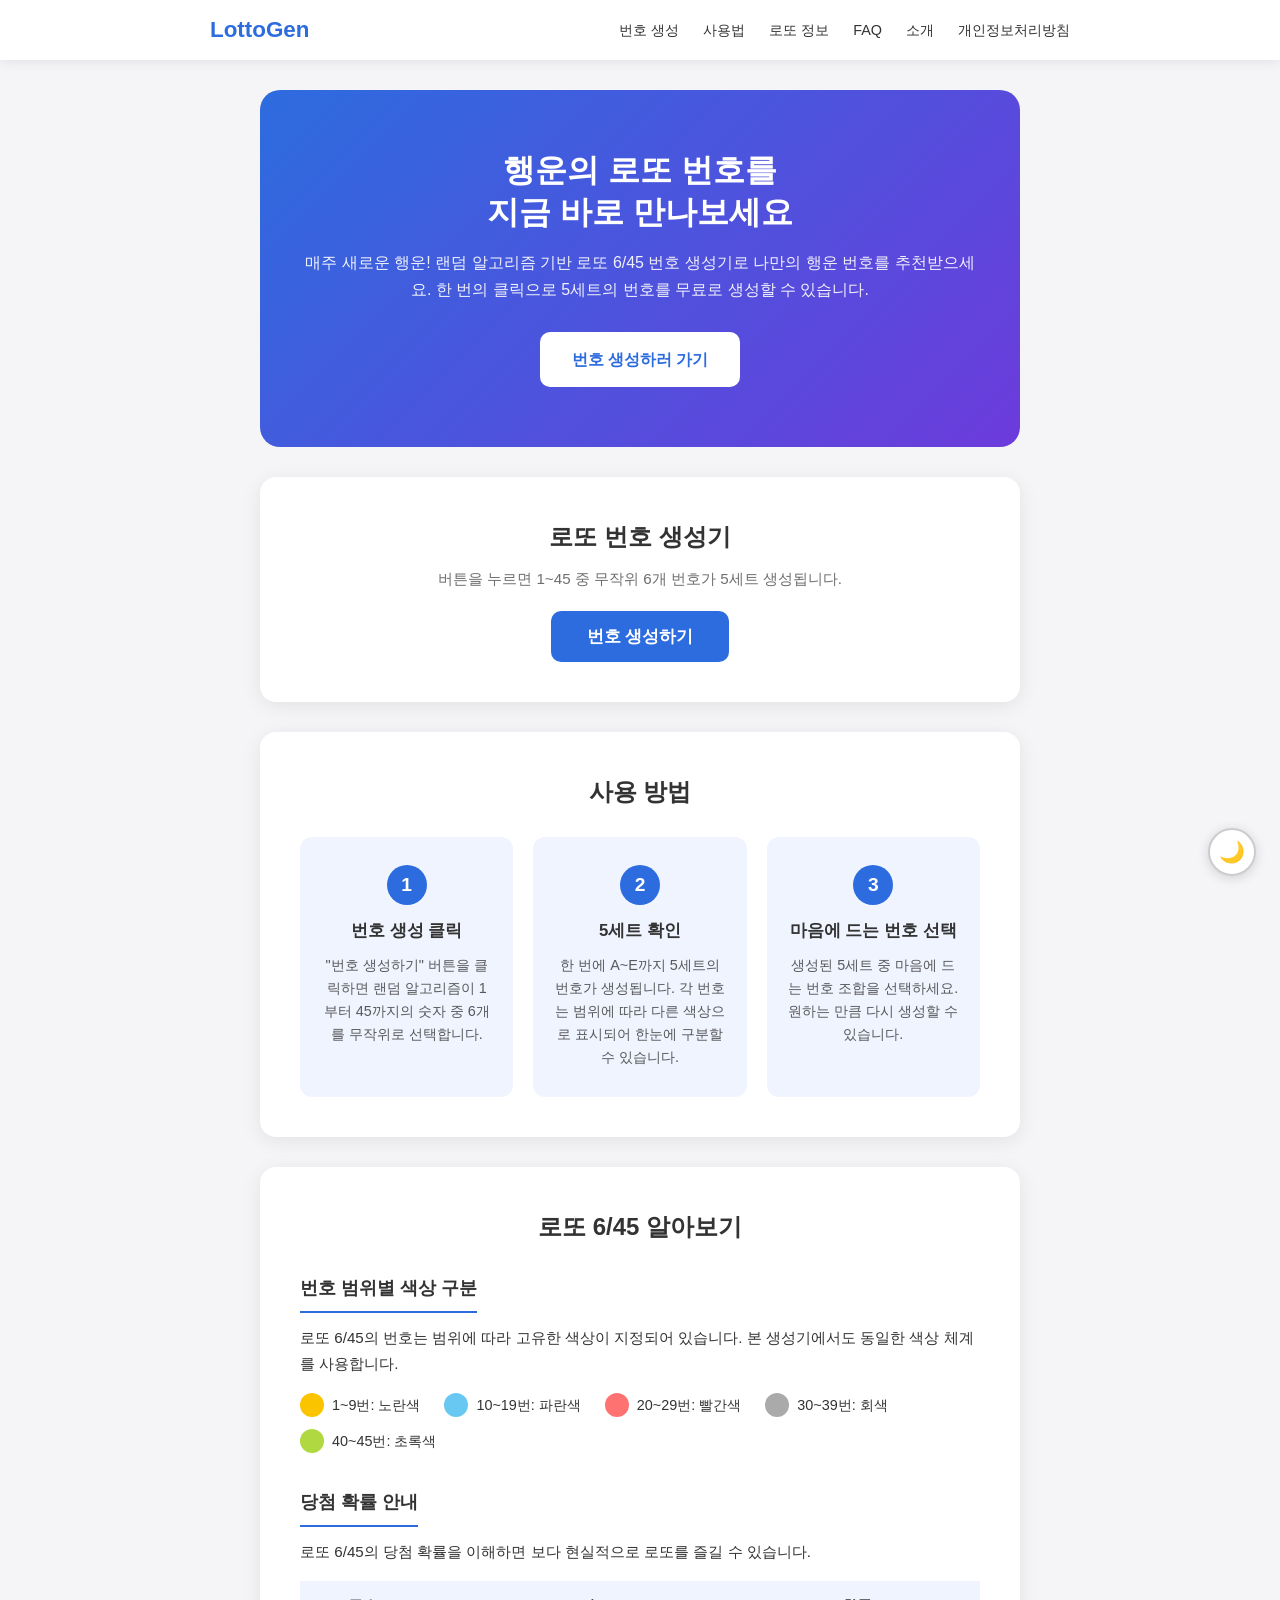
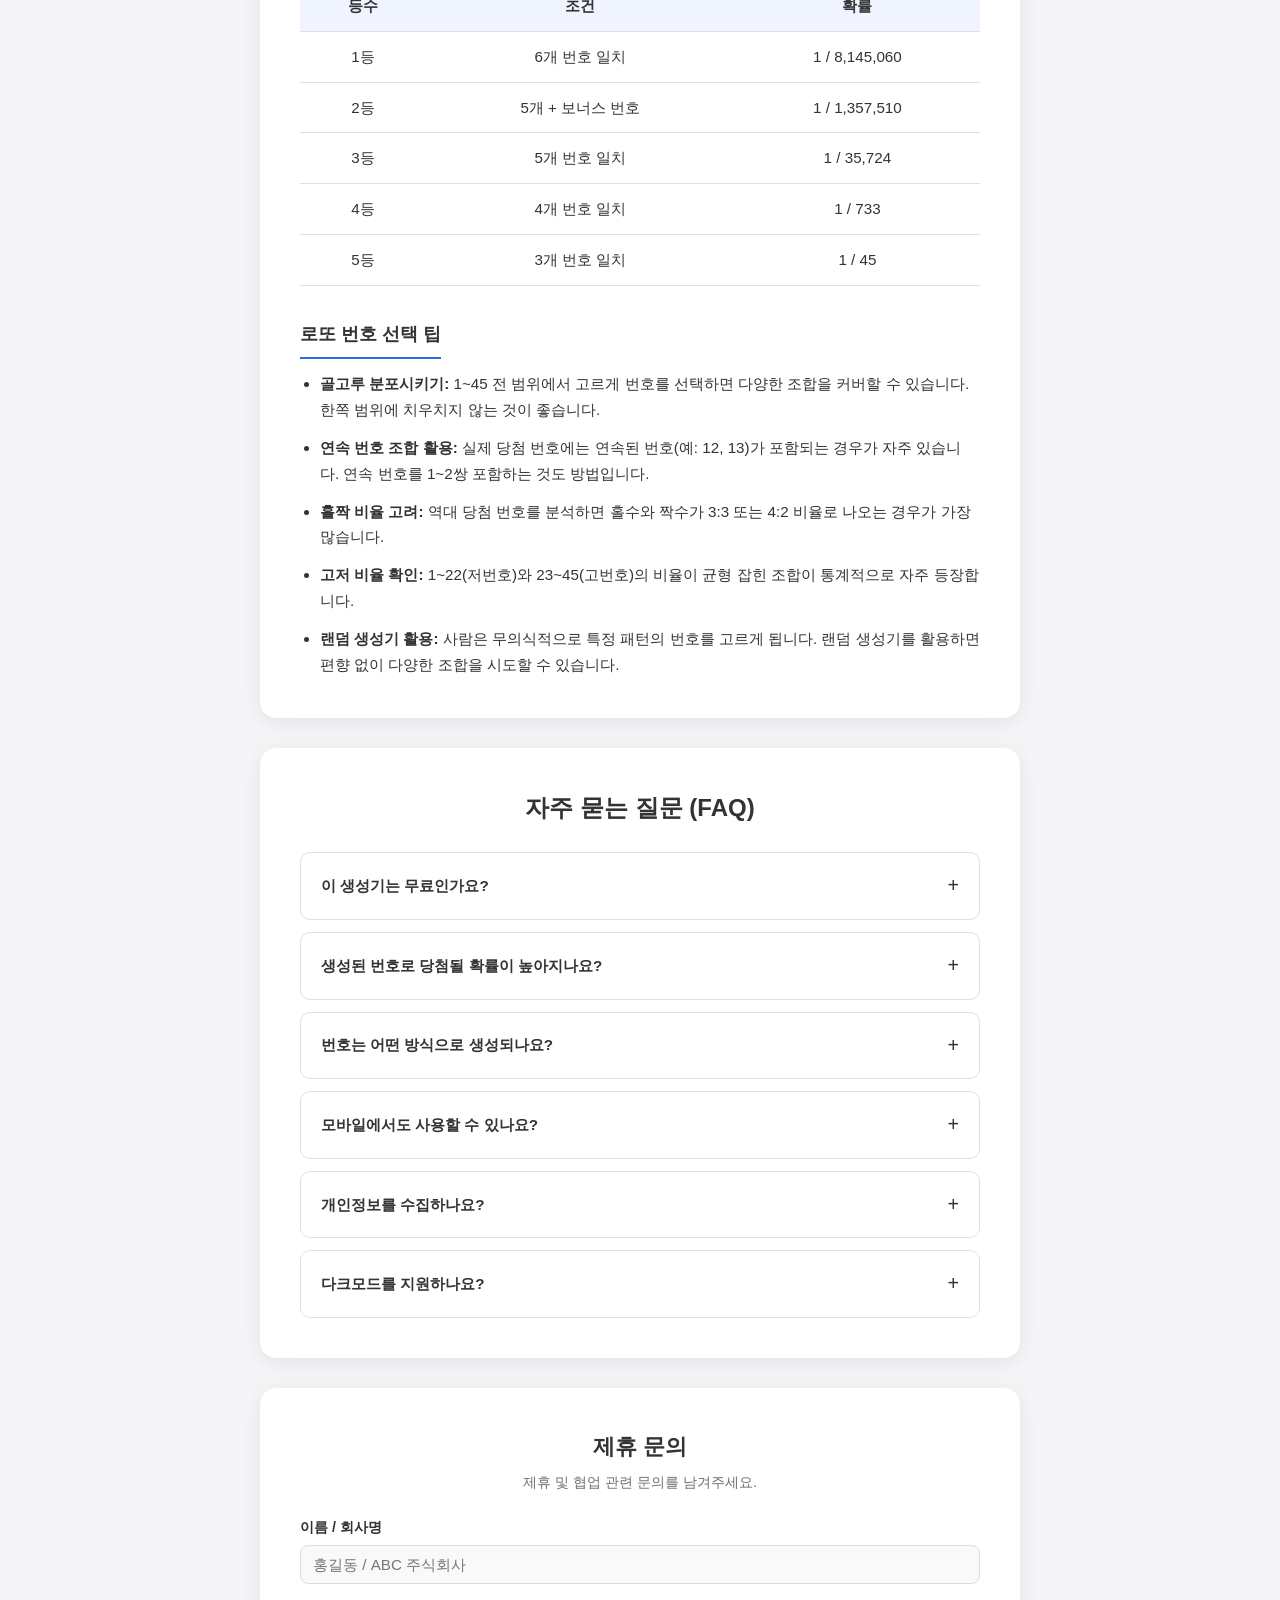
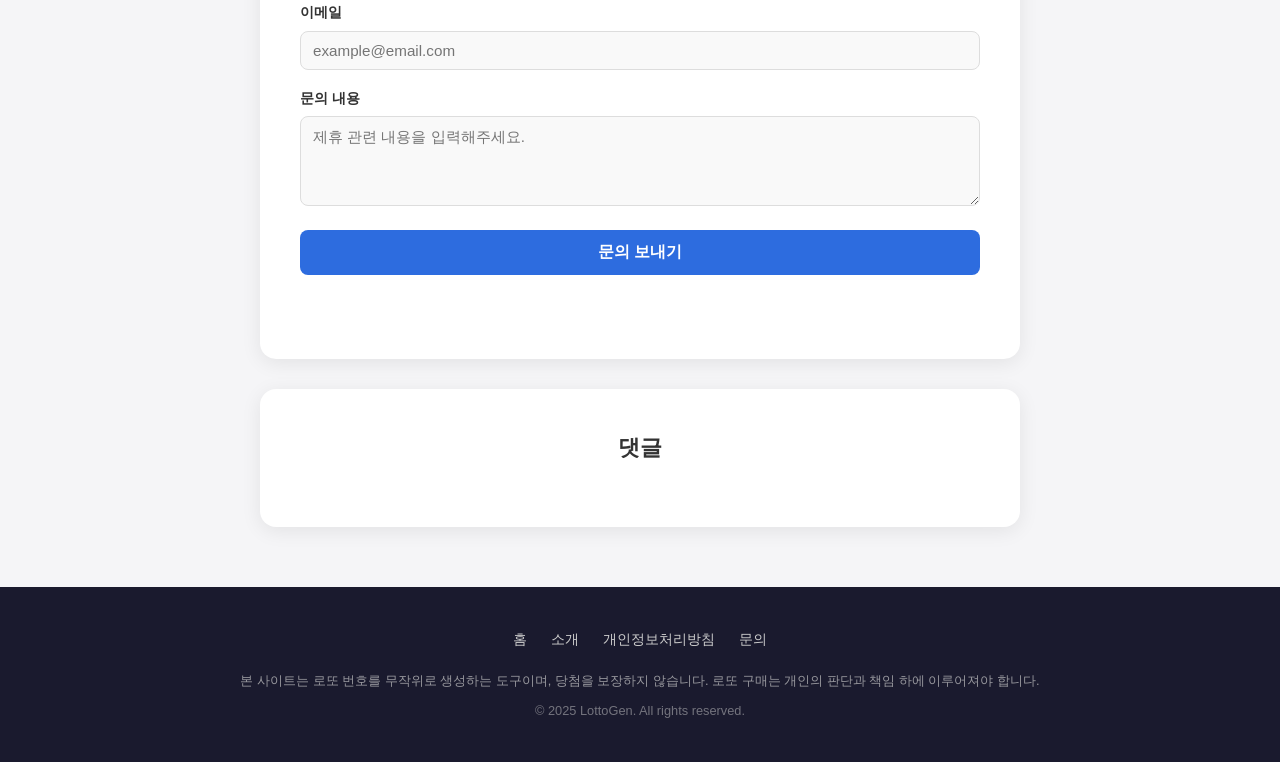
<file: index.html>
<!DOCTYPE html>
<html lang="ko">
<head>
    <meta charset="UTF-8">
    <meta name="viewport" content="width=device-width, initial-scale=1.0">
    <meta name="google-adsense-account" content="ca-pub-6278260303538911">
    <meta name="description" content="무료 로또 번호 생성기 - 랜덤 알고리즘으로 행운의 로또 6/45 번호를 추천받으세요. 번호 범위별 색상 구분, 당첨 확률 정보까지 제공합니다.">
    <meta name="keywords" content="로또, 로또 번호 생성기, 로또 번호 추천, 로또 6/45, 무료 로또, 랜덤 번호">
    <meta property="og:title" content="로또 번호 생성기 - 행운의 번호를 만나보세요">
    <meta property="og:description" content="무료 로또 번호 생성기로 매주 행운의 번호를 추천받으세요. 번호 범위별 색상 구분과 당첨 확률 정보를 제공합니다.">
    <meta property="og:type" content="website">
    <title>로또 번호 생성기 - 무료 랜덤 번호 추천 | LottoGen</title>
    <link rel="stylesheet" href="style.css">
    <script async src="https://pagead2.googlesyndication.com/pagead/js/adsbygoogle.js?client=ca-pub-6278260303538911"
         crossorigin="anonymous"></script>
</head>
<body>
    <!-- Header -->
    <header class="site-header">
        <div class="header-inner">
            <a href="index.html" class="site-logo">LottoGen</a>
            <button type="button" class="menu-toggle" id="menu-toggle" aria-label="메뉴 열기">
                <span></span><span></span><span></span>
            </button>
            <nav class="site-nav" id="site-nav">
                <a href="#generator">번호 생성</a>
                <a href="#how-to-use">사용법</a>
                <a href="#lotto-info">로또 정보</a>
                <a href="#faq">FAQ</a>
                <a href="about.html">소개</a>
                <a href="privacy.html">개인정보처리방침</a>
            </nav>
        </div>
    </header>

    <button type="button" class="theme-toggle" id="theme-toggle" aria-label="다크모드 전환">🌙</button>

    <main class="page-wrap">
        <!-- Hero Section -->
        <section class="hero-section">
            <h1>행운의 로또 번호를<br>지금 바로 만나보세요</h1>
            <p class="hero-desc">매주 새로운 행운! 랜덤 알고리즘 기반 로또 6/45 번호 생성기로 나만의 행운 번호를 추천받으세요. 한 번의 클릭으로 5세트의 번호를 무료로 생성할 수 있습니다.</p>
            <a href="#generator" class="hero-cta">번호 생성하러 가기</a>
        </section>

        <!-- Generator Section -->
        <div class="container" id="generator">
            <h2>로또 번호 생성기</h2>
            <p class="section-desc">버튼을 누르면 1~45 중 무작위 6개 번호가 5세트 생성됩니다.</p>
            <div class="lotto-rows" id="lotto-rows"></div>
            <button type="button" id="generate-btn">번호 생성하기</button>
        </div>

        <!-- How to Use Section -->
        <section class="container content-section" id="how-to-use">
            <h2>사용 방법</h2>
            <div class="steps-grid">
                <div class="step-card">
                    <div class="step-number">1</div>
                    <h3>번호 생성 클릭</h3>
                    <p>"번호 생성하기" 버튼을 클릭하면 랜덤 알고리즘이 1부터 45까지의 숫자 중 6개를 무작위로 선택합니다.</p>
                </div>
                <div class="step-card">
                    <div class="step-number">2</div>
                    <h3>5세트 확인</h3>
                    <p>한 번에 A~E까지 5세트의 번호가 생성됩니다. 각 번호는 범위에 따라 다른 색상으로 표시되어 한눈에 구분할 수 있습니다.</p>
                </div>
                <div class="step-card">
                    <div class="step-number">3</div>
                    <h3>마음에 드는 번호 선택</h3>
                    <p>생성된 5세트 중 마음에 드는 번호 조합을 선택하세요. 원하는 만큼 다시 생성할 수 있습니다.</p>
                </div>
            </div>
        </section>

        <!-- Lotto Info Section -->
        <section class="container content-section" id="lotto-info">
            <h2>로또 6/45 알아보기</h2>

            <div class="info-block">
                <h3>번호 범위별 색상 구분</h3>
                <p>로또 6/45의 번호는 범위에 따라 고유한 색상이 지정되어 있습니다. 본 생성기에서도 동일한 색상 체계를 사용합니다.</p>
                <div class="color-guide">
                    <div class="color-item"><span class="color-dot range-1"></span> 1~9번: 노란색</div>
                    <div class="color-item"><span class="color-dot range-10"></span> 10~19번: 파란색</div>
                    <div class="color-item"><span class="color-dot range-20"></span> 20~29번: 빨간색</div>
                    <div class="color-item"><span class="color-dot range-30"></span> 30~39번: 회색</div>
                    <div class="color-item"><span class="color-dot range-40"></span> 40~45번: 초록색</div>
                </div>
            </div>

            <div class="info-block">
                <h3>당첨 확률 안내</h3>
                <p>로또 6/45의 당첨 확률을 이해하면 보다 현실적으로 로또를 즐길 수 있습니다.</p>
                <table class="info-table">
                    <thead>
                        <tr><th>등수</th><th>조건</th><th>확률</th></tr>
                    </thead>
                    <tbody>
                        <tr><td>1등</td><td>6개 번호 일치</td><td>1 / 8,145,060</td></tr>
                        <tr><td>2등</td><td>5개 + 보너스 번호</td><td>1 / 1,357,510</td></tr>
                        <tr><td>3등</td><td>5개 번호 일치</td><td>1 / 35,724</td></tr>
                        <tr><td>4등</td><td>4개 번호 일치</td><td>1 / 733</td></tr>
                        <tr><td>5등</td><td>3개 번호 일치</td><td>1 / 45</td></tr>
                    </tbody>
                </table>
            </div>

            <div class="info-block">
                <h3>로또 번호 선택 팁</h3>
                <ul class="tips-list">
                    <li><strong>골고루 분포시키기:</strong> 1~45 전 범위에서 고르게 번호를 선택하면 다양한 조합을 커버할 수 있습니다. 한쪽 범위에 치우치지 않는 것이 좋습니다.</li>
                    <li><strong>연속 번호 조합 활용:</strong> 실제 당첨 번호에는 연속된 번호(예: 12, 13)가 포함되는 경우가 자주 있습니다. 연속 번호를 1~2쌍 포함하는 것도 방법입니다.</li>
                    <li><strong>홀짝 비율 고려:</strong> 역대 당첨 번호를 분석하면 홀수와 짝수가 3:3 또는 4:2 비율로 나오는 경우가 가장 많습니다.</li>
                    <li><strong>고저 비율 확인:</strong> 1~22(저번호)와 23~45(고번호)의 비율이 균형 잡힌 조합이 통계적으로 자주 등장합니다.</li>
                    <li><strong>랜덤 생성기 활용:</strong> 사람은 무의식적으로 특정 패턴의 번호를 고르게 됩니다. 랜덤 생성기를 활용하면 편향 없이 다양한 조합을 시도할 수 있습니다.</li>
                </ul>
            </div>
        </section>

        <!-- FAQ Section -->
        <section class="container content-section" id="faq">
            <h2>자주 묻는 질문 (FAQ)</h2>
            <div class="faq-list">
                <details class="faq-item">
                    <summary>이 생성기는 무료인가요?</summary>
                    <p>네, 완전히 무료입니다. 회원가입이나 로그인 없이 누구나 자유롭게 사용할 수 있습니다. 횟수 제한도 없으니 원하는 만큼 번호를 생성하세요.</p>
                </details>
                <details class="faq-item">
                    <summary>생성된 번호로 당첨될 확률이 높아지나요?</summary>
                    <p>로또는 완전한 랜덤 추첨이므로, 어떤 번호 조합이든 당첨 확률은 동일합니다. 본 생성기는 편향 없는 랜덤 알고리즘을 사용하여 공정한 번호를 생성하지만, 당첨을 보장하지는 않습니다.</p>
                </details>
                <details class="faq-item">
                    <summary>번호는 어떤 방식으로 생성되나요?</summary>
                    <p>JavaScript의 Math.random() 함수를 기반으로 1~45 범위에서 중복 없이 6개의 숫자를 무작위로 선택합니다. 매번 새로운 조합이 생성되며, 이전 결과와 무관하게 독립적으로 작동합니다.</p>
                </details>
                <details class="faq-item">
                    <summary>모바일에서도 사용할 수 있나요?</summary>
                    <p>네, 반응형 웹 디자인으로 제작되어 스마트폰, 태블릿, PC 등 모든 기기에서 편리하게 사용할 수 있습니다.</p>
                </details>
                <details class="faq-item">
                    <summary>개인정보를 수집하나요?</summary>
                    <p>번호 생성 기능은 개인정보를 일절 수집하지 않습니다. 모든 처리는 사용자의 브라우저에서 이루어집니다. 자세한 내용은 <a href="privacy.html">개인정보처리방침</a>을 참고해 주세요.</p>
                </details>
                <details class="faq-item">
                    <summary>다크모드를 지원하나요?</summary>
                    <p>네, 화면 우측 상단의 달/해 아이콘을 클릭하면 다크모드와 라이트모드를 전환할 수 있습니다. 설정은 브라우저에 저장되어 다음 방문 시에도 유지됩니다.</p>
                </details>
            </div>
        </section>

        <!-- Contact Form -->
        <div class="container contact-form" id="contact">
            <h2>제휴 문의</h2>
            <p class="form-desc">제휴 및 협업 관련 문의를 남겨주세요.</p>
            <form id="contact-form" action="https://formspree.io/f/mzdarzzo" method="POST">
                <div class="form-group">
                    <label for="name">이름 / 회사명</label>
                    <input type="text" id="name" name="name" required placeholder="홍길동 / ABC 주식회사">
                </div>
                <div class="form-group">
                    <label for="email">이메일</label>
                    <input type="email" id="email" name="email" required placeholder="example@email.com">
                </div>
                <div class="form-group">
                    <label for="message">문의 내용</label>
                    <textarea id="message" name="message" rows="4" required placeholder="제휴 관련 내용을 입력해주세요."></textarea>
                </div>
                <button type="submit" class="submit-btn">문의 보내기</button>
            </form>
            <p class="form-status" id="form-status"></p>
        </div>

        <!-- Comments -->
        <div class="container comments-section" id="comments">
            <h2>댓글</h2>
            <div id="disqus_thread"></div>
            <script>
                var disqus_config = function () {
                    this.page.url = window.location.href;
                    this.page.identifier = 'lotto-number-generator';
                };
                (function() {
                    var d = document, s = d.createElement('script');
                    s.src = 'https://productbuilder-zdd729chwr.disqus.com/embed.js';
                    s.setAttribute('data-timestamp', +new Date());
                    (d.head || d.body).appendChild(s);
                })();
            </script>
            <noscript>댓글을 보려면 JavaScript를 활성화해 주세요. <a href="https://disqus.com/?ref_noscript">Disqus 제공</a></noscript>
        </div>
    </main>

    <!-- Footer -->
    <footer class="site-footer">
        <div class="footer-inner">
            <div class="footer-links">
                <a href="index.html">홈</a>
                <a href="about.html">소개</a>
                <a href="privacy.html">개인정보처리방침</a>
                <a href="#contact">문의</a>
            </div>
            <p class="footer-disclaimer">본 사이트는 로또 번호를 무작위로 생성하는 도구이며, 당첨을 보장하지 않습니다. 로또 구매는 개인의 판단과 책임 하에 이루어져야 합니다.</p>
            <p class="footer-copyright">&copy; 2025 LottoGen. All rights reserved.</p>
        </div>
    </footer>

    <script src="main.js"></script>
</body>
</html>
</file>
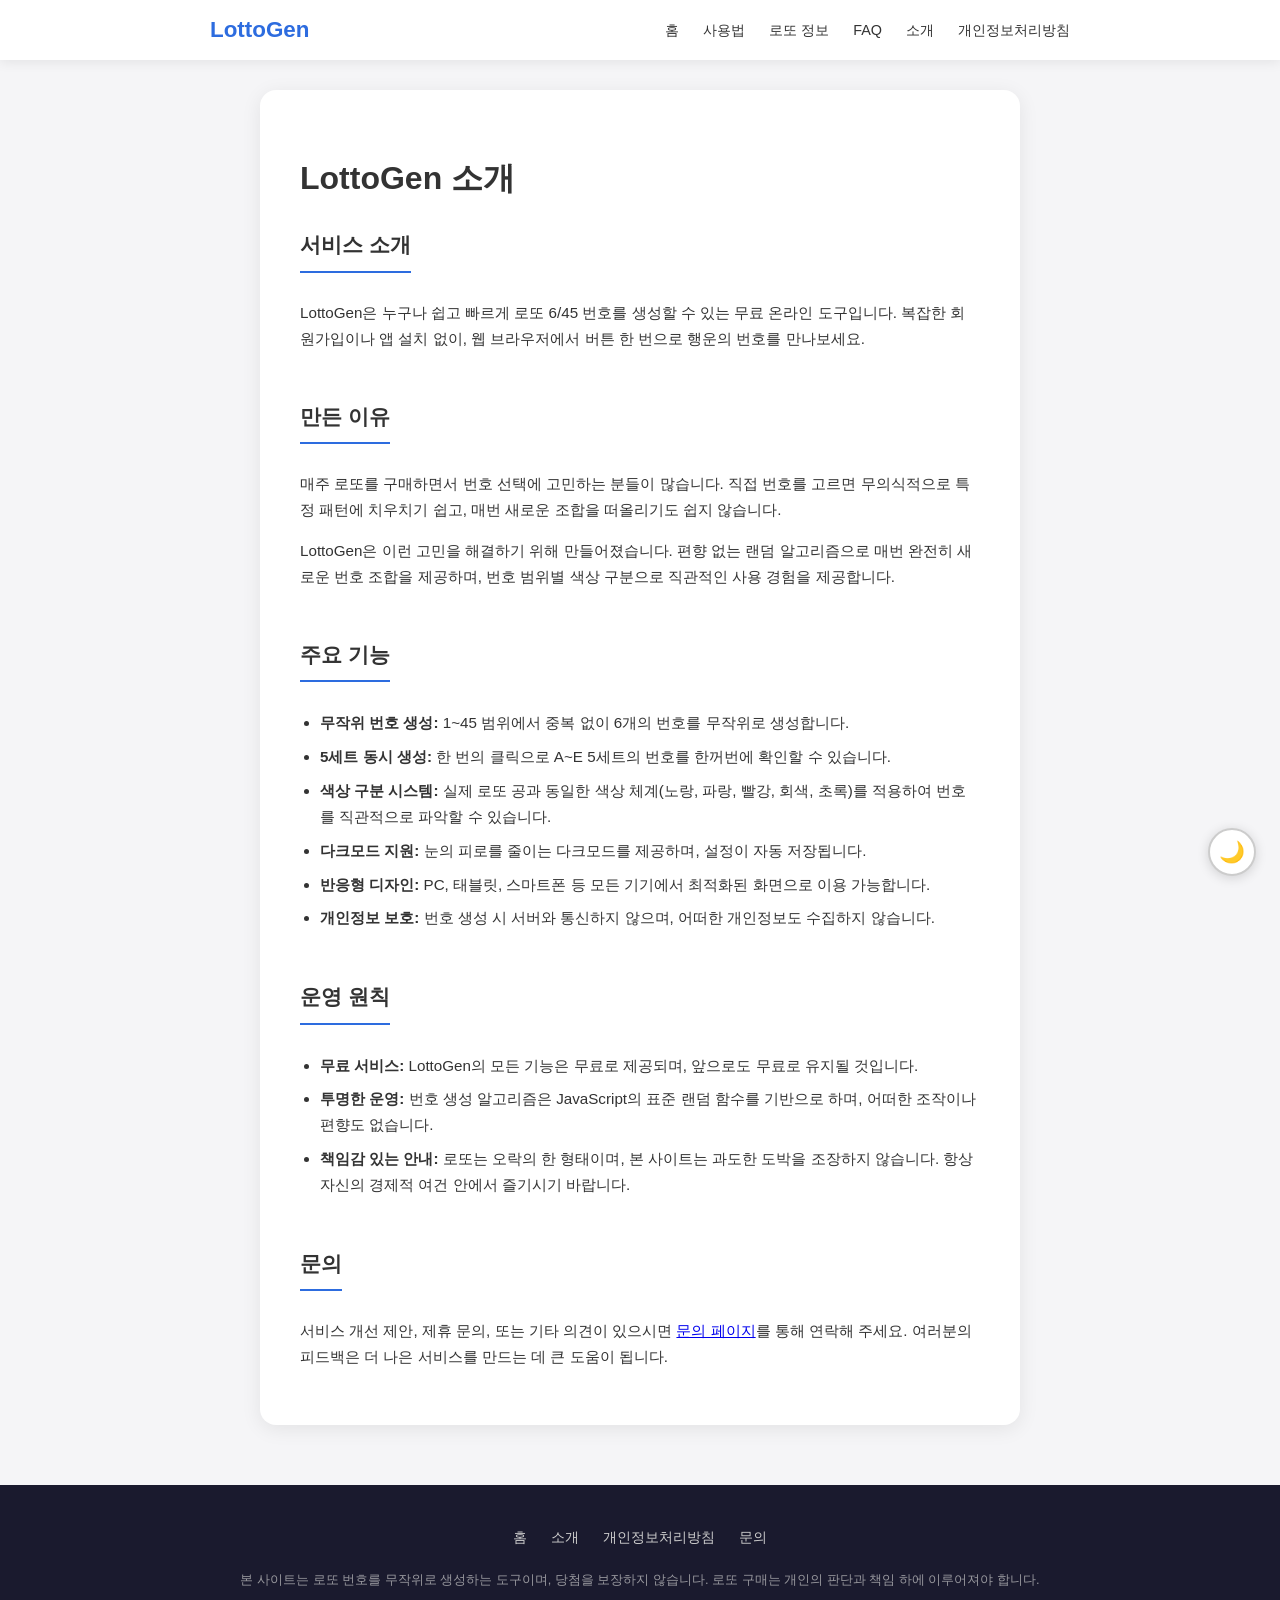
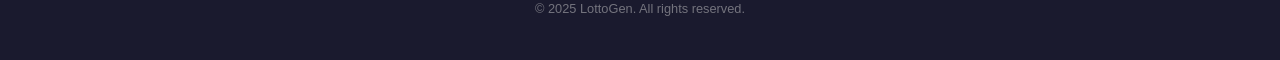
<file: about.html>
<!DOCTYPE html>
<html lang="ko">
<head>
    <meta charset="UTF-8">
    <meta name="viewport" content="width=device-width, initial-scale=1.0">
    <meta name="google-adsense-account" content="ca-pub-6278260303538911">
    <meta name="description" content="LottoGen 소개 - 무료 로또 번호 생성기 LottoGen의 목적과 서비스에 대해 알아보세요.">
    <title>소개 | LottoGen</title>
    <link rel="stylesheet" href="style.css">
    <script async src="https://pagead2.googlesyndication.com/pagead/js/adsbygoogle.js?client=ca-pub-6278260303538911"
         crossorigin="anonymous"></script>
</head>
<body>
    <!-- Header -->
    <header class="site-header">
        <div class="header-inner">
            <a href="index.html" class="site-logo">LottoGen</a>
            <button type="button" class="menu-toggle" id="menu-toggle" aria-label="메뉴 열기">
                <span></span><span></span><span></span>
            </button>
            <nav class="site-nav" id="site-nav">
                <a href="index.html">홈</a>
                <a href="index.html#how-to-use">사용법</a>
                <a href="index.html#lotto-info">로또 정보</a>
                <a href="index.html#faq">FAQ</a>
                <a href="about.html">소개</a>
                <a href="privacy.html">개인정보처리방침</a>
            </nav>
        </div>
    </header>

    <button type="button" class="theme-toggle" id="theme-toggle" aria-label="다크모드 전환">🌙</button>

    <main class="page-wrap">
        <div class="container subpage-content">
            <h1>LottoGen 소개</h1>

            <h2>서비스 소개</h2>
            <p>LottoGen은 누구나 쉽고 빠르게 로또 6/45 번호를 생성할 수 있는 무료 온라인 도구입니다. 복잡한 회원가입이나 앱 설치 없이, 웹 브라우저에서 버튼 한 번으로 행운의 번호를 만나보세요.</p>

            <h2>만든 이유</h2>
            <p>매주 로또를 구매하면서 번호 선택에 고민하는 분들이 많습니다. 직접 번호를 고르면 무의식적으로 특정 패턴에 치우치기 쉽고, 매번 새로운 조합을 떠올리기도 쉽지 않습니다.</p>
            <p>LottoGen은 이런 고민을 해결하기 위해 만들어졌습니다. 편향 없는 랜덤 알고리즘으로 매번 완전히 새로운 번호 조합을 제공하며, 번호 범위별 색상 구분으로 직관적인 사용 경험을 제공합니다.</p>

            <h2>주요 기능</h2>
            <ul>
                <li><strong>무작위 번호 생성:</strong> 1~45 범위에서 중복 없이 6개의 번호를 무작위로 생성합니다.</li>
                <li><strong>5세트 동시 생성:</strong> 한 번의 클릭으로 A~E 5세트의 번호를 한꺼번에 확인할 수 있습니다.</li>
                <li><strong>색상 구분 시스템:</strong> 실제 로또 공과 동일한 색상 체계(노랑, 파랑, 빨강, 회색, 초록)를 적용하여 번호를 직관적으로 파악할 수 있습니다.</li>
                <li><strong>다크모드 지원:</strong> 눈의 피로를 줄이는 다크모드를 제공하며, 설정이 자동 저장됩니다.</li>
                <li><strong>반응형 디자인:</strong> PC, 태블릿, 스마트폰 등 모든 기기에서 최적화된 화면으로 이용 가능합니다.</li>
                <li><strong>개인정보 보호:</strong> 번호 생성 시 서버와 통신하지 않으며, 어떠한 개인정보도 수집하지 않습니다.</li>
            </ul>

            <h2>운영 원칙</h2>
            <ul>
                <li><strong>무료 서비스:</strong> LottoGen의 모든 기능은 무료로 제공되며, 앞으로도 무료로 유지될 것입니다.</li>
                <li><strong>투명한 운영:</strong> 번호 생성 알고리즘은 JavaScript의 표준 랜덤 함수를 기반으로 하며, 어떠한 조작이나 편향도 없습니다.</li>
                <li><strong>책임감 있는 안내:</strong> 로또는 오락의 한 형태이며, 본 사이트는 과도한 도박을 조장하지 않습니다. 항상 자신의 경제적 여건 안에서 즐기시기 바랍니다.</li>
            </ul>

            <h2>문의</h2>
            <p>서비스 개선 제안, 제휴 문의, 또는 기타 의견이 있으시면 <a href="index.html#contact">문의 페이지</a>를 통해 연락해 주세요. 여러분의 피드백은 더 나은 서비스를 만드는 데 큰 도움이 됩니다.</p>
        </div>
    </main>

    <!-- Footer -->
    <footer class="site-footer">
        <div class="footer-inner">
            <div class="footer-links">
                <a href="index.html">홈</a>
                <a href="about.html">소개</a>
                <a href="privacy.html">개인정보처리방침</a>
                <a href="index.html#contact">문의</a>
            </div>
            <p class="footer-disclaimer">본 사이트는 로또 번호를 무작위로 생성하는 도구이며, 당첨을 보장하지 않습니다. 로또 구매는 개인의 판단과 책임 하에 이루어져야 합니다.</p>
            <p class="footer-copyright">&copy; 2025 LottoGen. All rights reserved.</p>
        </div>
    </footer>

    <script src="main.js"></script>
</body>
</html>
</file>
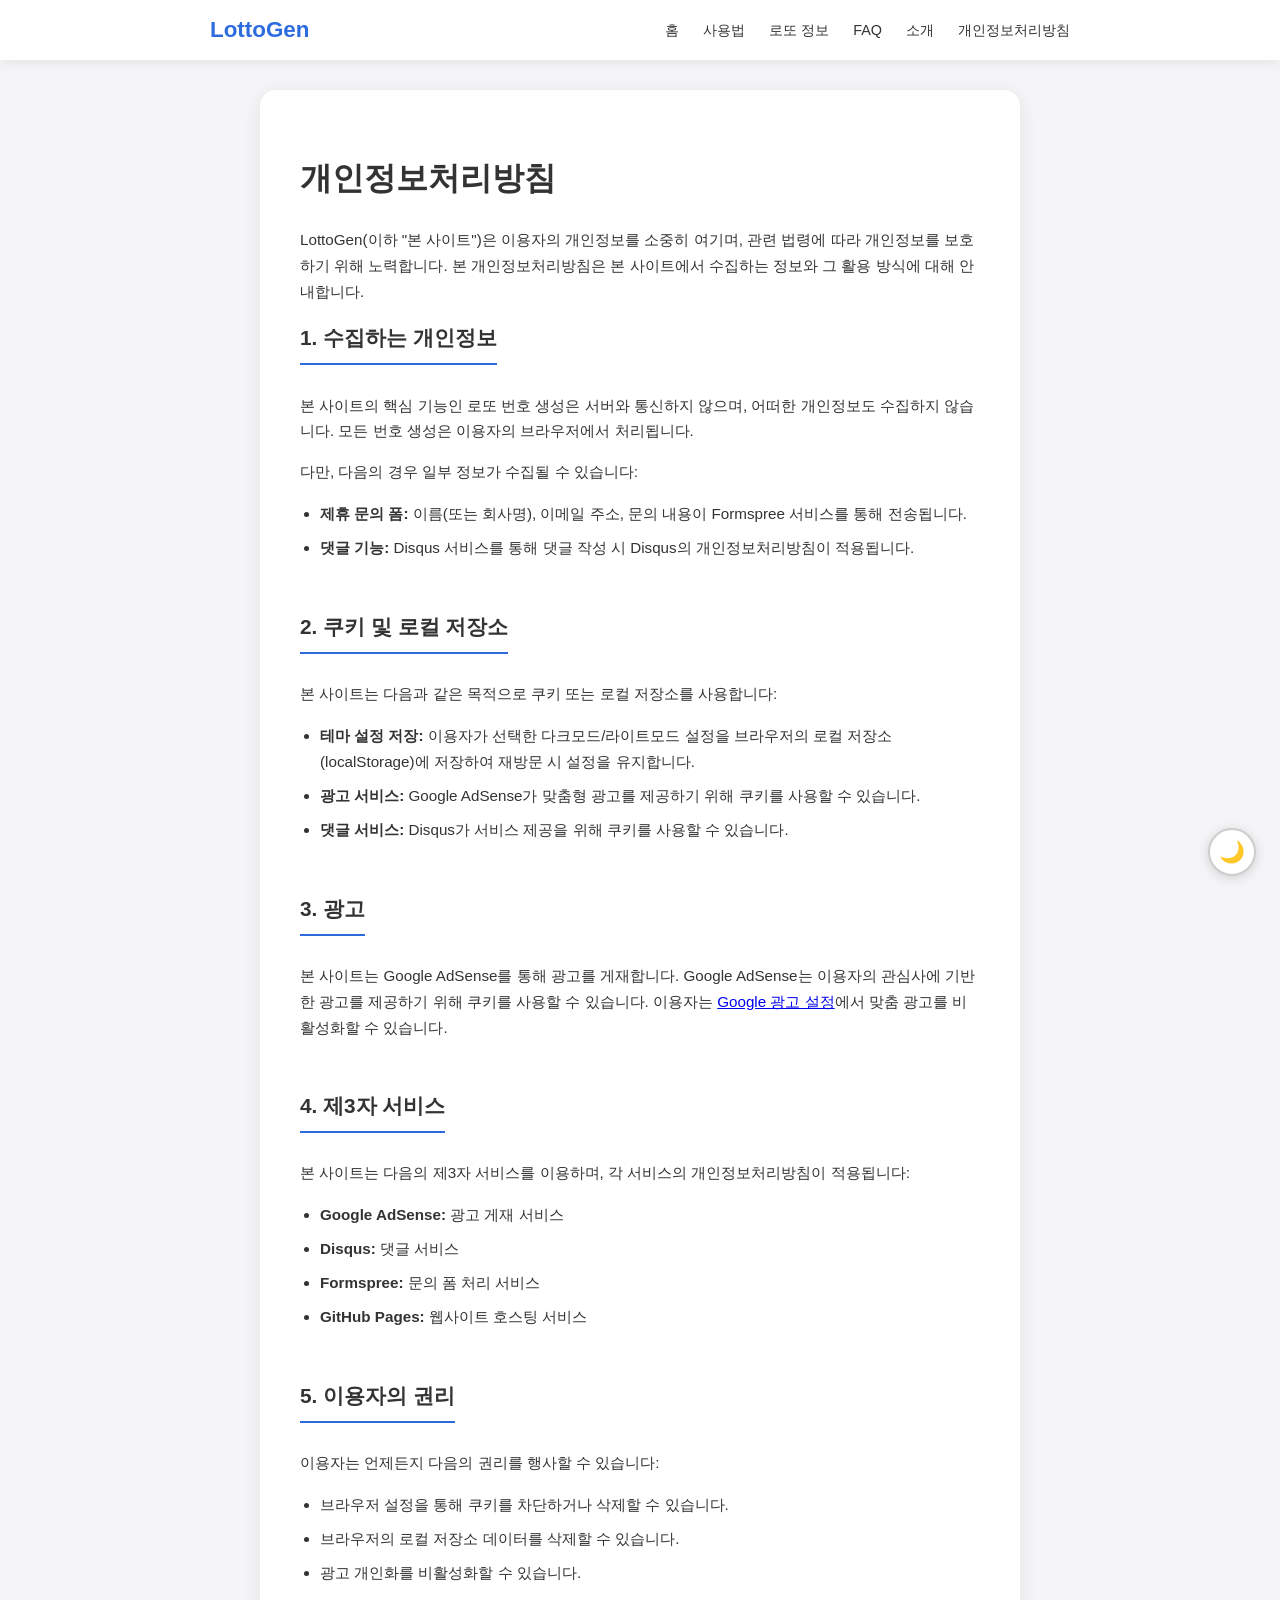
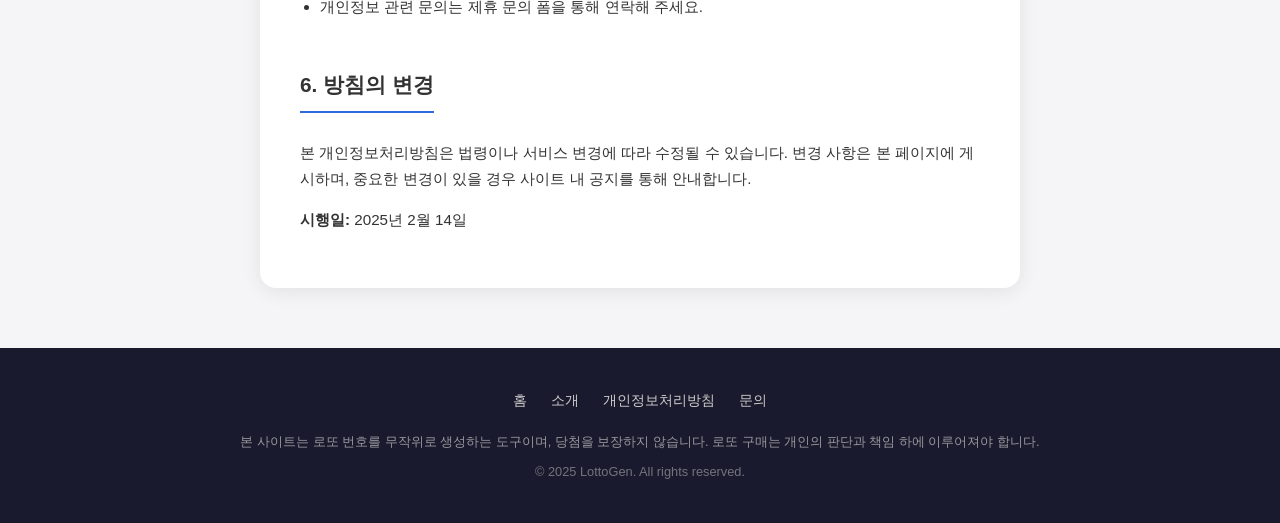
<file: privacy.html>
<!DOCTYPE html>
<html lang="ko">
<head>
    <meta charset="UTF-8">
    <meta name="viewport" content="width=device-width, initial-scale=1.0">
    <meta name="google-adsense-account" content="ca-pub-6278260303538911">
    <meta name="description" content="LottoGen 개인정보처리방침 - 수집하는 개인정보, 쿠키 정책, 광고 및 제3자 서비스에 대한 안내입니다.">
    <title>개인정보처리방침 | LottoGen</title>
    <link rel="stylesheet" href="style.css">
    <script async src="https://pagead2.googlesyndication.com/pagead/js/adsbygoogle.js?client=ca-pub-6278260303538911"
         crossorigin="anonymous"></script>
</head>
<body>
    <!-- Header -->
    <header class="site-header">
        <div class="header-inner">
            <a href="index.html" class="site-logo">LottoGen</a>
            <button type="button" class="menu-toggle" id="menu-toggle" aria-label="메뉴 열기">
                <span></span><span></span><span></span>
            </button>
            <nav class="site-nav" id="site-nav">
                <a href="index.html">홈</a>
                <a href="index.html#how-to-use">사용법</a>
                <a href="index.html#lotto-info">로또 정보</a>
                <a href="index.html#faq">FAQ</a>
                <a href="about.html">소개</a>
                <a href="privacy.html">개인정보처리방침</a>
            </nav>
        </div>
    </header>

    <button type="button" class="theme-toggle" id="theme-toggle" aria-label="다크모드 전환">🌙</button>

    <main class="page-wrap">
        <div class="container subpage-content">
            <h1>개인정보처리방침</h1>
            <p>LottoGen(이하 "본 사이트")은 이용자의 개인정보를 소중히 여기며, 관련 법령에 따라 개인정보를 보호하기 위해 노력합니다. 본 개인정보처리방침은 본 사이트에서 수집하는 정보와 그 활용 방식에 대해 안내합니다.</p>

            <h2>1. 수집하는 개인정보</h2>
            <p>본 사이트의 핵심 기능인 로또 번호 생성은 서버와 통신하지 않으며, 어떠한 개인정보도 수집하지 않습니다. 모든 번호 생성은 이용자의 브라우저에서 처리됩니다.</p>
            <p>다만, 다음의 경우 일부 정보가 수집될 수 있습니다:</p>
            <ul>
                <li><strong>제휴 문의 폼:</strong> 이름(또는 회사명), 이메일 주소, 문의 내용이 Formspree 서비스를 통해 전송됩니다.</li>
                <li><strong>댓글 기능:</strong> Disqus 서비스를 통해 댓글 작성 시 Disqus의 개인정보처리방침이 적용됩니다.</li>
            </ul>

            <h2>2. 쿠키 및 로컬 저장소</h2>
            <p>본 사이트는 다음과 같은 목적으로 쿠키 또는 로컬 저장소를 사용합니다:</p>
            <ul>
                <li><strong>테마 설정 저장:</strong> 이용자가 선택한 다크모드/라이트모드 설정을 브라우저의 로컬 저장소(localStorage)에 저장하여 재방문 시 설정을 유지합니다.</li>
                <li><strong>광고 서비스:</strong> Google AdSense가 맞춤형 광고를 제공하기 위해 쿠키를 사용할 수 있습니다.</li>
                <li><strong>댓글 서비스:</strong> Disqus가 서비스 제공을 위해 쿠키를 사용할 수 있습니다.</li>
            </ul>

            <h2>3. 광고</h2>
            <p>본 사이트는 Google AdSense를 통해 광고를 게재합니다. Google AdSense는 이용자의 관심사에 기반한 광고를 제공하기 위해 쿠키를 사용할 수 있습니다. 이용자는 <a href="https://www.google.com/settings/ads" target="_blank" rel="noopener">Google 광고 설정</a>에서 맞춤 광고를 비활성화할 수 있습니다.</p>

            <h2>4. 제3자 서비스</h2>
            <p>본 사이트는 다음의 제3자 서비스를 이용하며, 각 서비스의 개인정보처리방침이 적용됩니다:</p>
            <ul>
                <li><strong>Google AdSense:</strong> 광고 게재 서비스</li>
                <li><strong>Disqus:</strong> 댓글 서비스</li>
                <li><strong>Formspree:</strong> 문의 폼 처리 서비스</li>
                <li><strong>GitHub Pages:</strong> 웹사이트 호스팅 서비스</li>
            </ul>

            <h2>5. 이용자의 권리</h2>
            <p>이용자는 언제든지 다음의 권리를 행사할 수 있습니다:</p>
            <ul>
                <li>브라우저 설정을 통해 쿠키를 차단하거나 삭제할 수 있습니다.</li>
                <li>브라우저의 로컬 저장소 데이터를 삭제할 수 있습니다.</li>
                <li>광고 개인화를 비활성화할 수 있습니다.</li>
                <li>개인정보 관련 문의는 제휴 문의 폼을 통해 연락해 주세요.</li>
            </ul>

            <h2>6. 방침의 변경</h2>
            <p>본 개인정보처리방침은 법령이나 서비스 변경에 따라 수정될 수 있습니다. 변경 사항은 본 페이지에 게시하며, 중요한 변경이 있을 경우 사이트 내 공지를 통해 안내합니다.</p>

            <p><strong>시행일:</strong> 2025년 2월 14일</p>
        </div>
    </main>

    <!-- Footer -->
    <footer class="site-footer">
        <div class="footer-inner">
            <div class="footer-links">
                <a href="index.html">홈</a>
                <a href="about.html">소개</a>
                <a href="privacy.html">개인정보처리방침</a>
                <a href="index.html#contact">문의</a>
            </div>
            <p class="footer-disclaimer">본 사이트는 로또 번호를 무작위로 생성하는 도구이며, 당첨을 보장하지 않습니다. 로또 구매는 개인의 판단과 책임 하에 이루어져야 합니다.</p>
            <p class="footer-copyright">&copy; 2025 LottoGen. All rights reserved.</p>
        </div>
    </footer>

    <script src="main.js"></script>
</body>
</html>
</file>
<file: style.css>
:root {
    --bg-color: #f5f5f7;
    --text-color: #333;
    --container-bg: #fff;
    --number-border: #ccc;
    --btn-bg: #2d6cdf;
    --btn-color: #fff;
    --row-divider: #e0e0e0;
    --input-bg: #f9f9f9;
    --input-border: #ddd;
    --header-bg: #fff;
    --header-shadow: rgba(0,0,0,0.08);
    --footer-bg: #1a1a2e;
    --footer-text: #ccc;
    --hero-gradient: linear-gradient(135deg, #2d6cdf 0%, #6c3bdb 100%);
    --step-bg: #f0f4ff;
    --table-header-bg: #f0f4ff;
    --faq-border: #e0e0e0;
}

[data-theme="dark"] {
    --bg-color: #1a1a2e;
    --text-color: #e0e0e0;
    --container-bg: #16213e;
    --number-border: #533483;
    --btn-bg: #e94560;
    --btn-color: #fff;
    --row-divider: #2a2a4a;
    --input-bg: #0f3460;
    --input-border: #533483;
    --header-bg: #16213e;
    --header-shadow: rgba(0,0,0,0.3);
    --footer-bg: #0f0f1e;
    --footer-text: #888;
    --hero-gradient: linear-gradient(135deg, #e94560 0%, #533483 100%);
    --step-bg: #0f3460;
    --table-header-bg: #0f3460;
    --faq-border: #2a2a4a;
}

* {
    box-sizing: border-box;
}

body {
    font-family: 'Segoe UI', -apple-system, BlinkMacSystemFont, sans-serif;
    display: flex;
    flex-direction: column;
    align-items: center;
    min-height: 100vh;
    background-color: var(--bg-color);
    color: var(--text-color);
    margin: 0;
    transition: background-color 0.3s, color 0.3s;
    line-height: 1.7;
}

/* Header */
.site-header {
    position: sticky;
    top: 0;
    width: 100%;
    background-color: var(--header-bg);
    box-shadow: 0 2px 12px var(--header-shadow);
    z-index: 100;
    transition: background-color 0.3s;
}

.header-inner {
    max-width: 900px;
    margin: 0 auto;
    padding: 0 20px;
    display: flex;
    align-items: center;
    justify-content: space-between;
    height: 60px;
}

.site-logo {
    font-size: 1.4em;
    font-weight: 800;
    color: var(--btn-bg);
    text-decoration: none;
}

.site-nav {
    display: flex;
    gap: 24px;
}

.site-nav a {
    color: var(--text-color);
    text-decoration: none;
    font-size: 0.9em;
    font-weight: 500;
    transition: color 0.2s;
}

.site-nav a:hover {
    color: var(--btn-bg);
}

.menu-toggle {
    display: none;
    flex-direction: column;
    gap: 5px;
    background: none;
    border: none;
    cursor: pointer;
    padding: 4px;
}

.menu-toggle span {
    display: block;
    width: 24px;
    height: 2px;
    background-color: var(--text-color);
    transition: transform 0.3s, opacity 0.3s;
}

/* Theme Toggle */
.theme-toggle {
    position: fixed;
    bottom: 24px;
    right: 24px;
    width: 48px;
    height: 48px;
    border-radius: 50%;
    border: 2px solid var(--number-border);
    background-color: var(--container-bg);
    font-size: 1.3em;
    cursor: pointer;
    transition: background-color 0.3s, border-color 0.3s;
    display: flex;
    justify-content: center;
    align-items: center;
    z-index: 10;
    box-shadow: 0 2px 12px rgba(0,0,0,0.15);
}

.theme-toggle:hover {
    opacity: 0.8;
}

/* Page Wrap */
.page-wrap {
    display: flex;
    flex-direction: column;
    align-items: center;
    gap: 30px;
    padding: 30px 20px 60px;
    width: 100%;
    max-width: 800px;
}

/* Hero Section */
.hero-section {
    width: 100%;
    background: var(--hero-gradient);
    color: #fff;
    padding: 60px 40px;
    border-radius: 20px;
    text-align: center;
}

.hero-section h1 {
    font-size: 2em;
    margin: 0 0 16px;
    line-height: 1.3;
}

.hero-desc {
    font-size: 1em;
    margin: 0 0 28px;
    opacity: 0.92;
    line-height: 1.7;
}

.hero-cta {
    display: inline-block;
    padding: 14px 32px;
    background-color: #fff;
    color: #2d6cdf;
    font-weight: 700;
    font-size: 1em;
    border-radius: 10px;
    text-decoration: none;
    transition: transform 0.2s, box-shadow 0.2s;
}

.hero-cta:hover {
    transform: translateY(-2px);
    box-shadow: 0 4px 16px rgba(0,0,0,0.2);
}

/* Container */
.container {
    text-align: center;
    background-color: var(--container-bg);
    padding: 40px;
    border-radius: 16px;
    box-shadow: 0 4px 20px rgba(0, 0, 0, 0.08);
    transition: background-color 0.3s;
    width: 100%;
}

.container h2 {
    margin: 0 0 8px;
    font-size: 1.5em;
}

.section-desc {
    margin: 0 0 20px;
    font-size: 0.95em;
    opacity: 0.7;
}

/* Content Section */
.content-section {
    text-align: left;
}

.content-section h2 {
    text-align: center;
    margin-bottom: 24px;
}

/* Lotto Rows */
.lotto-rows {
    margin: 20px 0;
}

.lotto-row {
    display: flex;
    justify-content: center;
    align-items: center;
    gap: 10px;
    padding: 10px 0;
}

.lotto-row + .lotto-row {
    border-top: 1px solid var(--row-divider);
}

.row-label {
    font-size: 0.85em;
    font-weight: bold;
    color: var(--text-color);
    opacity: 0.6;
    min-width: 20px;
}

.number {
    width: 42px;
    height: 42px;
    border-radius: 50%;
    display: flex;
    justify-content: center;
    align-items: center;
    font-size: 1.1em;
    font-weight: bold;
    color: #fff;
    transition: transform 0.2s;
}

.number:hover {
    transform: scale(1.15);
}

.number.range-1  { background-color: #fbc400; }
.number.range-10 { background-color: #69c8f2; }
.number.range-20 { background-color: #ff7272; }
.number.range-30 { background-color: #aaa; }
.number.range-40 { background-color: #b0d840; }

#generate-btn {
    padding: 14px 36px;
    font-size: 1.05em;
    font-weight: 600;
    cursor: pointer;
    background-color: var(--btn-bg);
    color: var(--btn-color);
    border: none;
    border-radius: 10px;
    transition: background-color 0.3s, transform 0.2s;
}

#generate-btn:hover {
    transform: translateY(-1px);
    opacity: 0.9;
}

/* Steps Grid */
.steps-grid {
    display: grid;
    grid-template-columns: repeat(3, 1fr);
    gap: 20px;
}

.step-card {
    background-color: var(--step-bg);
    padding: 28px 20px;
    border-radius: 12px;
    text-align: center;
    transition: background-color 0.3s;
}

.step-number {
    width: 40px;
    height: 40px;
    border-radius: 50%;
    background-color: var(--btn-bg);
    color: #fff;
    font-size: 1.2em;
    font-weight: 700;
    display: flex;
    align-items: center;
    justify-content: center;
    margin: 0 auto 12px;
}

.step-card h3 {
    margin: 0 0 8px;
    font-size: 1.05em;
}

.step-card p {
    margin: 0;
    font-size: 0.9em;
    opacity: 0.8;
    line-height: 1.6;
}

/* Info Block */
.info-block {
    margin-bottom: 32px;
}

.info-block:last-child {
    margin-bottom: 0;
}

.info-block h3 {
    font-size: 1.15em;
    margin: 0 0 12px;
    padding-bottom: 8px;
    border-bottom: 2px solid var(--btn-bg);
    display: inline-block;
}

.info-block p {
    margin: 0 0 16px;
    font-size: 0.95em;
}

/* Color Guide */
.color-guide {
    display: flex;
    flex-wrap: wrap;
    gap: 12px 24px;
}

.color-item {
    display: flex;
    align-items: center;
    gap: 8px;
    font-size: 0.9em;
}

.color-dot {
    width: 24px;
    height: 24px;
    border-radius: 50%;
    display: inline-block;
}

.color-dot.range-1  { background-color: #fbc400; }
.color-dot.range-10 { background-color: #69c8f2; }
.color-dot.range-20 { background-color: #ff7272; }
.color-dot.range-30 { background-color: #aaa; }
.color-dot.range-40 { background-color: #b0d840; }

/* Info Table */
.info-table {
    width: 100%;
    border-collapse: collapse;
    font-size: 0.95em;
}

.info-table th,
.info-table td {
    padding: 12px 16px;
    text-align: center;
    border-bottom: 1px solid var(--row-divider);
}

.info-table thead th {
    background-color: var(--table-header-bg);
    font-weight: 600;
    transition: background-color 0.3s;
}

.info-table tbody tr:hover {
    background-color: var(--step-bg);
}

/* Tips List */
.tips-list {
    padding-left: 20px;
    margin: 0;
}

.tips-list li {
    margin-bottom: 12px;
    font-size: 0.95em;
    line-height: 1.7;
}

.tips-list li:last-child {
    margin-bottom: 0;
}

/* FAQ */
.faq-list {
    display: flex;
    flex-direction: column;
    gap: 12px;
}

.faq-item {
    border: 1px solid var(--faq-border);
    border-radius: 10px;
    overflow: hidden;
    transition: border-color 0.3s;
}

.faq-item summary {
    padding: 16px 20px;
    font-weight: 600;
    font-size: 0.95em;
    cursor: pointer;
    list-style: none;
    display: flex;
    align-items: center;
    justify-content: space-between;
}

.faq-item summary::after {
    content: '+';
    font-size: 1.3em;
    font-weight: 300;
    transition: transform 0.3s;
}

.faq-item[open] summary::after {
    transform: rotate(45deg);
}

.faq-item summary::-webkit-details-marker {
    display: none;
}

.faq-item p {
    margin: 0;
    padding: 0 20px 16px;
    font-size: 0.9em;
    line-height: 1.7;
    opacity: 0.85;
}

.faq-item p a {
    color: var(--btn-bg);
}

/* Contact Form */
.contact-form h2 {
    margin: 0 0 4px;
    font-size: 1.4em;
}

.form-desc {
    margin: 0 0 20px;
    font-size: 0.9em;
    opacity: 0.7;
}

.form-group {
    text-align: left;
    margin-bottom: 16px;
}

.form-group label {
    display: block;
    margin-bottom: 6px;
    font-size: 0.9em;
    font-weight: 600;
}

.form-group input,
.form-group textarea {
    width: 100%;
    padding: 10px 12px;
    border: 1px solid var(--input-border);
    border-radius: 8px;
    background-color: var(--input-bg);
    color: var(--text-color);
    font-size: 0.95em;
    font-family: inherit;
    box-sizing: border-box;
    transition: border-color 0.3s, background-color 0.3s;
}

.form-group input:focus,
.form-group textarea:focus {
    outline: none;
    border-color: var(--btn-bg);
}

.form-group textarea {
    resize: vertical;
}

.submit-btn {
    width: 100%;
    padding: 12px;
    font-size: 1em;
    font-weight: 600;
    cursor: pointer;
    background-color: var(--btn-bg);
    color: var(--btn-color);
    border: none;
    border-radius: 8px;
    transition: background-color 0.3s;
}

.submit-btn:hover {
    opacity: 0.9;
}

.form-status {
    margin-top: 12px;
    font-size: 0.9em;
    min-height: 1.2em;
}

.form-status.success {
    color: #4caf50;
}

.form-status.error {
    color: #e94560;
}

/* Comments Section */
.comments-section h2 {
    margin: 0 0 20px;
    font-size: 1.4em;
}

.comments-section #disqus_thread {
    text-align: left;
}

/* Footer */
.site-footer {
    width: 100%;
    background-color: var(--footer-bg);
    color: var(--footer-text);
    padding: 40px 20px;
    margin-top: auto;
    transition: background-color 0.3s;
}

.footer-inner {
    max-width: 800px;
    margin: 0 auto;
    text-align: center;
}

.footer-links {
    display: flex;
    justify-content: center;
    gap: 24px;
    margin-bottom: 20px;
    flex-wrap: wrap;
}

.footer-links a {
    color: var(--footer-text);
    text-decoration: none;
    font-size: 0.9em;
    transition: color 0.2s;
}

.footer-links a:hover {
    color: #fff;
}

.footer-disclaimer {
    font-size: 0.8em;
    opacity: 0.7;
    margin: 0 0 8px;
    line-height: 1.6;
}

.footer-copyright {
    font-size: 0.8em;
    opacity: 0.5;
    margin: 0;
}

/* Subpage content */
.subpage-content {
    text-align: left;
}

.subpage-content h2 {
    text-align: left;
    font-size: 1.3em;
    margin: 32px 0 12px;
    padding-bottom: 8px;
    border-bottom: 2px solid var(--btn-bg);
    display: inline-block;
}

.subpage-content h2:first-of-type {
    margin-top: 0;
}

.subpage-content p,
.subpage-content li {
    font-size: 0.95em;
    line-height: 1.7;
}

.subpage-content ul {
    padding-left: 20px;
}

.subpage-content li {
    margin-bottom: 8px;
}

/* Responsive */
@media (max-width: 768px) {
    .menu-toggle {
        display: flex;
    }

    .site-nav {
        display: none;
        position: absolute;
        top: 60px;
        left: 0;
        right: 0;
        background-color: var(--header-bg);
        flex-direction: column;
        padding: 16px 20px;
        gap: 16px;
        box-shadow: 0 4px 12px var(--header-shadow);
    }

    .site-nav.open {
        display: flex;
    }

    .hero-section {
        padding: 40px 24px;
    }

    .hero-section h1 {
        font-size: 1.5em;
    }

    .steps-grid {
        grid-template-columns: 1fr;
    }

    .container {
        padding: 28px 20px;
    }

    .color-guide {
        flex-direction: column;
    }

    .info-table th,
    .info-table td {
        padding: 8px 10px;
        font-size: 0.85em;
    }
}
</file>
